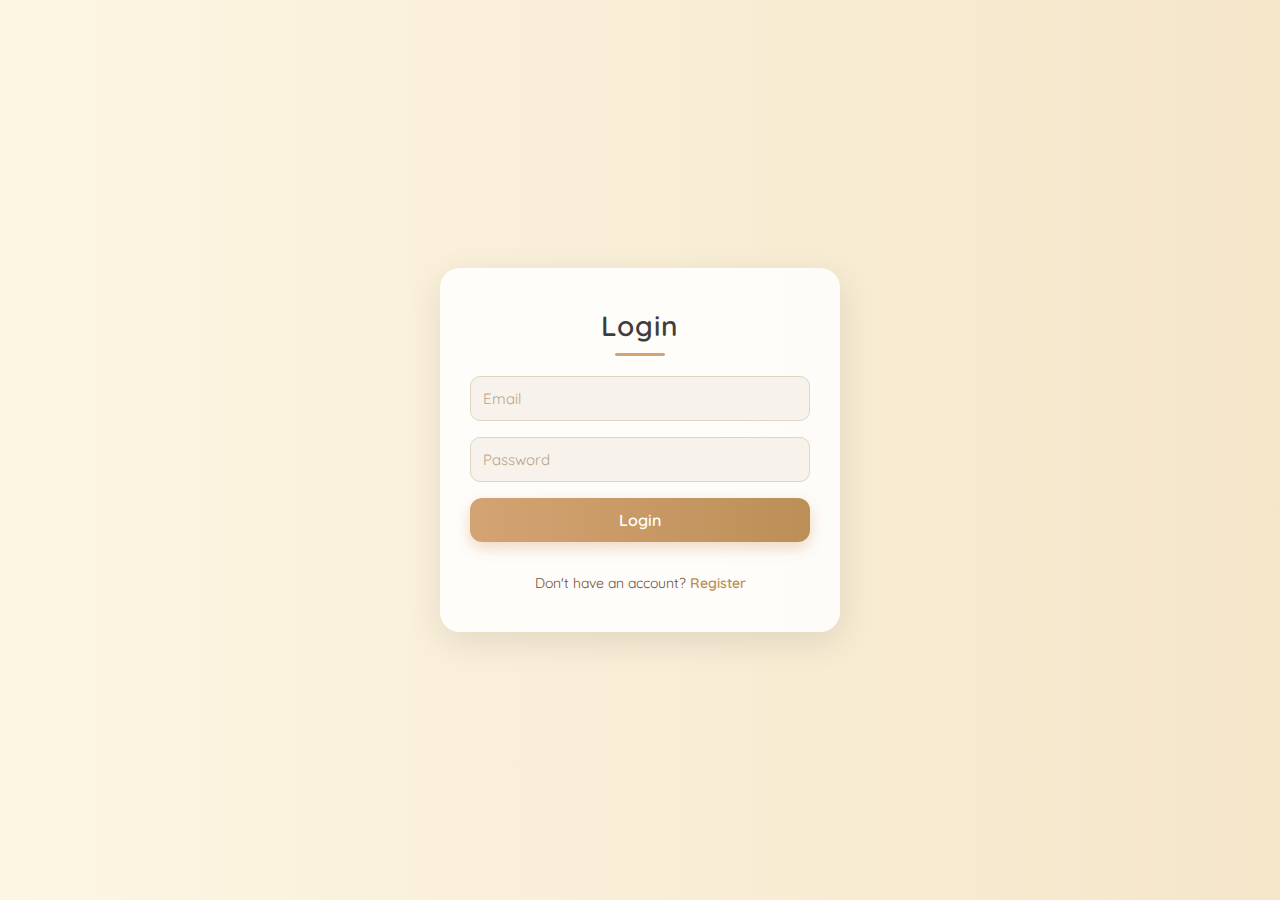
<file: index.html>
<!DOCTYPE html>
<html lang="en">
<head>
    <meta charset="UTF-8">
    <meta name="viewport" content="width=device-width, initial-scale=1.0">
    <title>Clothing Store | Login</title>
    <link rel="stylesheet" href="styles.css">
</head>
<body>
    <div class="container">
        <div class="form-box">
            <h2 id="form-title">Login</h2>
            <form id="login-form">
                <input type="email" id="login-email" placeholder="Email" required>
                <input type="password" id="login-password" placeholder="Password" required>
                <button type="submit">Login</button>
                <p class="toggle">Don't have an account? <span id="show-register">Register</span></p>
            </form>

            <form id="register-form" class="hidden">
                <input type="text" id="register-name" placeholder="Full Name" required>
                <input type="email" id="register-email" placeholder="Email" required>
                <input type="password" id="register-password" placeholder="Password" required>
                <button type="submit">Register</button>
                <p class="toggle">Already have an account? <span id="show-login">Login</span></p>
            </form>
        </div>
    </div>

    <script src="script.js"></script>
</body>
</html>
</file>
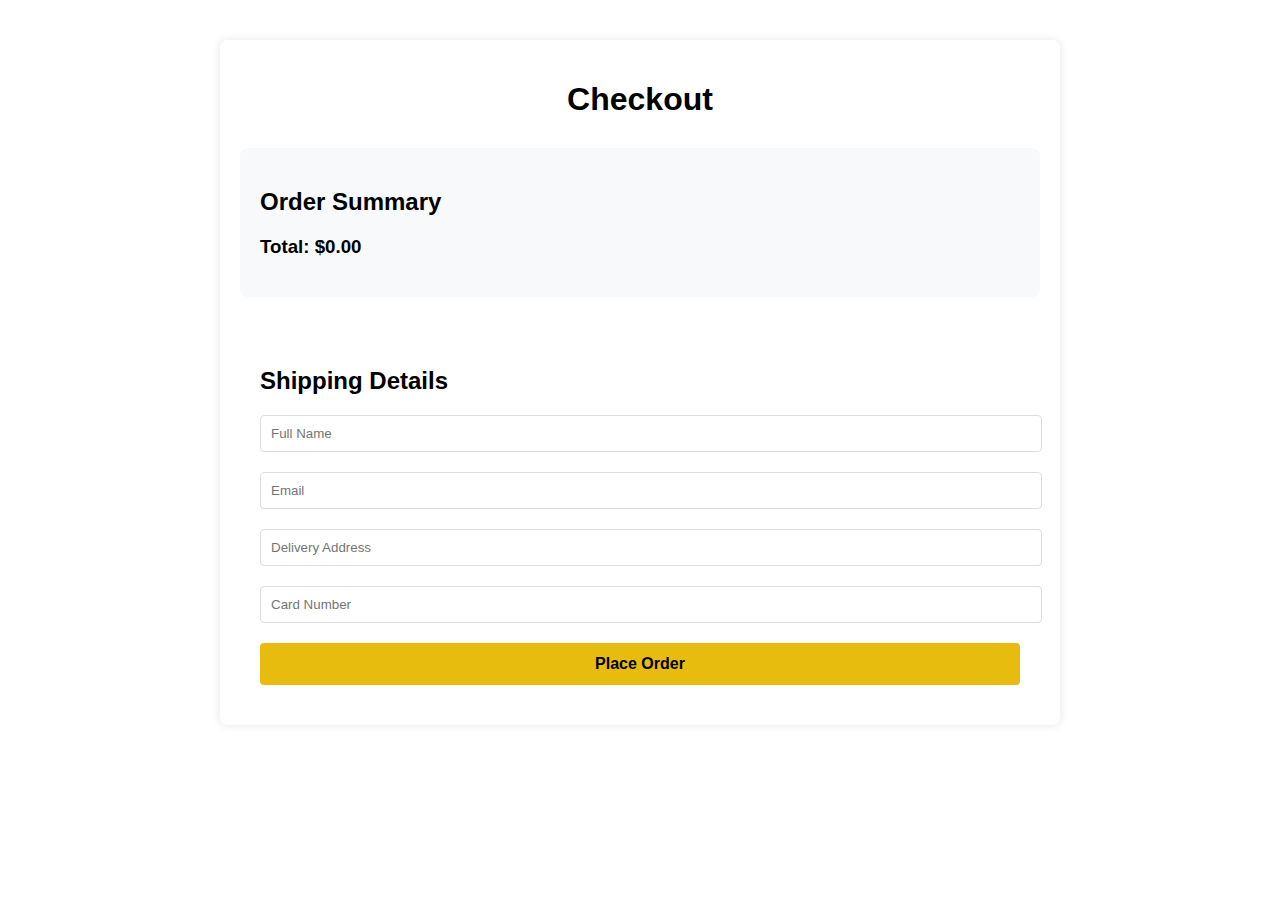
<file: checkout.html>
<!DOCTYPE html>
<html lang="en">
<head>
    <meta charset="UTF-8">
    <meta name="viewport" content="width=device-width, initial-scale=1.0">
    <title>Checkout</title>
    <link rel="stylesheet" href="style.css">
    <style>
        .checkout-container {
            max-width: 800px;
            margin: 40px auto;
            padding: 20px;
            background-color: #fff;
            border-radius: 8px;
            box-shadow: 0 0 10px rgba(0,0,0,0.1);
        }
        .checkout-header {
            text-align: center;
            margin-bottom: 30px;
        }
        .cart-summary {
            background-color: #f8f9fa;
            padding: 20px;
            border-radius: 8px;
            margin-bottom: 30px;
        }
        .checkout-form {
            background-color: #fff;
            padding: 20px;
            display: block;
        }
        .form-group {
            margin-bottom: 20px;
        }
        .form-group input {
            width: 100%;
            padding: 10px;
            border: 1px solid #ddd;
            border-radius: 4px;
            background-color: #fff;
            color: #333;
        }
        .submit-order {
            width: 100%;
            padding: 12px;
            background-color: #E8BC0E;
            color: #000;
            border: none;
            border-radius: 4px;
            cursor: pointer;
            font-size: 16px;
            font-weight: bold;
        }
        .submit-order:hover {
            background-color: #d4ac0d;
        }
    </style>
</head>
<body>
    <div class="checkout-container">
        <div class="checkout-header">
            <h1>Checkout</h1>
        </div>
        <div class="cart-summary">
            <h2>Order Summary</h2>
            <div id="cartItems"></div>
            <h3>Total: <span id="cartTotal">$0.00</span></h3>
        </div>
        <div class="checkout-form">
            <h2>Shipping Details</h2>
            <form id="checkoutForm">
                <div class="form-group">
                    <input type="text" id="name" placeholder="Full Name" required>
                </div>
                <div class="form-group">
                    <input type="email" id="email" placeholder="Email" required>
                </div>
                <div class="form-group">
                    <input type="text" id="address" placeholder="Delivery Address" required>
                </div>
                <div class="form-group">
                    <input type="text" id="card" placeholder="Card Number" required>
                </div>
                <button type="submit" class="submit-order">Place Order</button>
            </form>
        </div>
    </div>
    <script>
        // Get cart data from localStorage
        const cart = JSON.parse(localStorage.getItem('cart')) || [];
        const products = JSON.parse(localStorage.getItem('products')) || [];

        // Display cart items and calculate total
        function displayCartSummary() {
            const cartItemsDiv = document.getElementById('cartItems');
            const cartTotalSpan = document.getElementById('cartTotal');
            let total = 0;

            cartItemsDiv.innerHTML = '';
            cart.forEach(item => {
                const product = products.find(p => p.id == item.product_id);
                if (product) {
                    const itemTotal = product.price * item.quantity;
                    total += itemTotal;
                    cartItemsDiv.innerHTML += `
                        <div class="cart-item">
                            <p>${product.name} x ${item.quantity} - $${itemTotal.toFixed(2)}</p>
                        </div>
                    `;
                }
            });

            cartTotalSpan.textContent = `$${total.toFixed(2)}`;
        }

        // Handle form submission
        document.getElementById('checkoutForm').addEventListener('submit', async (e) => {
            e.preventDefault();
            
            // Basic card validation
            const cardNumber = document.getElementById('card').value.replace(/\D/g, '');
            if (cardNumber.length < 13 || cardNumber.length > 19) {
                alert('Please enter a valid card number');
                return;
            }

            try {
                // Clear cart data
                localStorage.removeItem('cart');
                localStorage.setItem('cartCount', '0');
                
                // Show success message
                alert('Order placed successfully!');
                
                // Ensure redirection happens after alert is closed
                setTimeout(() => {
                    window.location.replace('./shop.html');
                }, 100);
            } catch (error) {
                console.error('Error during checkout:', error);
                alert('An error occurred during checkout. Please try again.');
            }
        });

        // Initialize page
        displayCartSummary();
    </script>
</body>
</html>
</file>
<file: styles.css>
@import url('https://fonts.googleapis.com/css2?family=Montserrat:wght@400;600&family=Quicksand:wght@500&display=swap');

* {
  margin: 0;
  padding: 0;
  box-sizing: border-box;
  font-family: 'Quicksand', sans-serif;
}

body {
  display: flex;
  justify-content: center;
  align-items: center;
  min-height: 100vh;
  background: linear-gradient(to right, #fdf6e3, #f5e6ca);
}

.container {
  width: 400px;
  padding: 40px 30px;
  background: #ffffffd9;
  border-radius: 20px;
  box-shadow: 0 10px 35px rgba(0, 0, 0, 0.1);
  text-align: center;
  transition: transform 0.3s ease;
}

.container:hover {
  transform: scale(1.01);
}

h2 {
  margin-bottom: 20px;
  font-size: 28px;
  color: #3e3e3e;
  font-weight: 600;
  letter-spacing: 1px;
}

h2::after {
  content: '';
  width: 50px;
  height: 3px;
  background: #d4a373;
  display: block;
  margin: 10px auto 0 auto;
  border-radius: 10px;
}

form {
  display: flex;
  flex-direction: column;
  gap: 16px;
  margin-top: 15px;
}

input {
  padding: 12px;
  font-size: 15px;
  background: #f7f2ec;
  border: 1px solid #e0d5c0;
  border-radius: 10px;
  color: #3e3e3e;
  outline: none;
  transition: 0.3s ease;
}

input::placeholder {
  color: #b8a58a;
}

input:focus {
  border-color: #d4a373;
  background-color: #fdfaf6;
  box-shadow: 0 0 5px #d4a37370;
}

button {
  padding: 12px;
  font-size: 16px;
  font-weight: 600;
  background: linear-gradient(to right, #d4a373, #bc8f57);
  color: white;
  border: none;
  border-radius: 12px;
  cursor: pointer;
  transition: all 0.3s ease;
  box-shadow: 0 6px 15px rgba(212, 163, 115, 0.4);
}

button:hover {
  transform: translateY(-2px);
  box-shadow: 0 10px 20px rgba(212, 163, 115, 0.6);
}

.toggle {
  margin-top: 16px;
  font-size: 14px;
  color: #6f4e37;
}

.toggle span {
  color: #bc8f57;
  cursor: pointer;
  font-weight: 600;
  transition: 0.3s ease;
}

.toggle span:hover {
  color: #8b5e3c;
  text-decoration: underline;
}

.hidden {
  display: none;
}
</file>
<file: style.css>
body {
    margin: 0;
    font-family: -apple-system, BlinkMacSystemFont, 'Segoe UI', Roboto, Oxygen, Ubuntu, Cantarell, 'Open Sans', 'Helvetica Neue', sans-serif;
}

.main-nav {
    background-color: #333;
    padding: 1rem;
    margin-bottom: 2rem;
}

.main-nav ul {
    list-style: none;
    padding: 0;
    margin: 0;
    display: flex;
    justify-content: center;
    gap: 2rem;
}

.main-nav a {
    color: white;
    text-decoration: none;
    font-weight: 500;
    padding: 0.5rem 1rem;
    border-radius: 4px;
    transition: background-color 0.3s;
}

.main-nav a:hover,
.main-nav a.active {
    background-color: #555;
}
.container{
    width: 900px;
    margin: auto;
    max-width: 90vw;
    text-align: center;
    padding-top: 10px;
    transition: transform .5s;
}
svg{
    width: 30px;
}
header{
    display: flex;
    justify-content: space-between;
    align-items: center;
    padding: 20px 0;
    gap: 20px;
}

.search-container {
    flex: 1;
    max-width: 400px;
}

#searchInput {
    width: 100%;
    padding: 8px 15px;
    border: 2px solid #EEEEE6;
    border-radius: 20px;
    font-family: Poppins;
    font-size: 16px;
    outline: none;
}

#searchInput:focus {
    border-color: #353432;
}
.icon-cart{
    position: relative;
}
.icon-cart span{
    position: absolute;
    background-color: red;
    width: 30px;
    height: 30px;
    display: flex;
    justify-content: center;
    align-items: center;
    border-radius: 50%;
    color: #fff;
    top: 50%;
    right: -20px;
}
.title{
    font-size: xx-large;
}
.listProduct .item img{
    width: 90%;
    filter: drop-shadow(0 50px 20px #0009);
}
.listProduct {
    display: flex;
    flex-direction: column;
    gap: 30px;
}

.category-heading {
    font-size: 28px;
    color: #333;
    margin: 30px 0 20px;
    padding-bottom: 15px;
    border-bottom: 3px solid #353432;
    text-align: left;
    font-weight: 600;
}

.product-grid {
    display: grid;
    grid-template-columns: repeat(4, 1fr);
    gap: 20px;
}

.category-section {
    margin-bottom: 40px;
}
.listProduct .item{
    background-color: #EEEEE6;
    padding: 20px;
    border-radius: 20px;
}
.listProduct .item h2{
    font-weight: 500;
    font-size: large;
}
.listProduct .item .price{
    letter-spacing: 7px;
    font-size: small;
}
.listProduct .item button{
    background-color: #353432;
    color: #eee;
    border: none;
    padding: 5px 10px;
    margin-top: 10px;
    border-radius: 20px;
}

/* cart */
.cartTab{
    width: 400px;
    background-color: #353432;
    color: #eee;
    position: fixed;
    top: 0;
    right: -400px;
    bottom: 0;
    display: grid;
    grid-template-rows: 70px 1fr 70px;
    transition: .5s;
}
body.showCart .cartTab{
    right: 0;
}
body.showCart .container{
    transform: translateX(-250px);
}
.cartTab h1{
    padding: 20px;
    margin: 0;
    font-weight: 300;
}
.cartTab .btn{
    display: grid;
    grid-template-columns: repeat(2, 1fr);
}
.cartTab button{
    background-color: #ffba00;
    border: none;
    font-family: Poppins;
    font-weight: 500;
    cursor: pointer;
}
.cartTab .close{
    background-color: white;
}
.listCart .item img{
    width: 100%;
}
.listCart .item{
    display: grid;
    grid-template-columns: 70px 150px 50px 1fr;
    gap: 10px;
    text-align: center;
    align-items: center;
}
.listCart .quantity span{
    display: inline-block;
    width: 25px;
    height: 25px;
    background-color: #eee;
    border-radius: 50%;
    color: #555;
    cursor: pointer;
}
.listCart .quantity span:nth-child(2){
    background-color: transparent;
    color: #eee;
    cursor: auto;
}
.listCart .item:nth-child(even){
    background-color: #eee1;
}
.listCart{
    overflow: auto;
}
.listCart::-webkit-scrollbar{
    width: 0;
}
@media only screen and (max-width: 992px) {
    .listProduct{
        grid-template-columns: repeat(3, 1fr);
    }
}


.cart-total {
    padding: 15px 20px;
    background-color: #444;
    text-align: right;
}

.checkout-form {
    padding: 20px;
    background-color: #444;
}

.checkout-form h3 {
    margin-bottom: 15px;
    text-align: center;
}

.form-group {
    margin-bottom: 15px;
}

.form-group input {
    width: 100%;
    padding: 8px;
    border: 1px solid #666;
    border-radius: 4px;
    background-color: #333;
    color: #fff;
}

.submit-order {
    width: 100%;
    padding: 10px;
    background-color: #E8BC0E;
    border: none;
    border-radius: 4px;
    color: #000;
    font-weight: bold;
    cursor: pointer;
}

.submit-order:hover {
    background-color: #d4ac0d;
}

/* mobile */
@media only screen and (max-width: 768px) {
    .listProduct{
        grid-template-columns: repeat(2, 1fr);
    }
}
</file>
